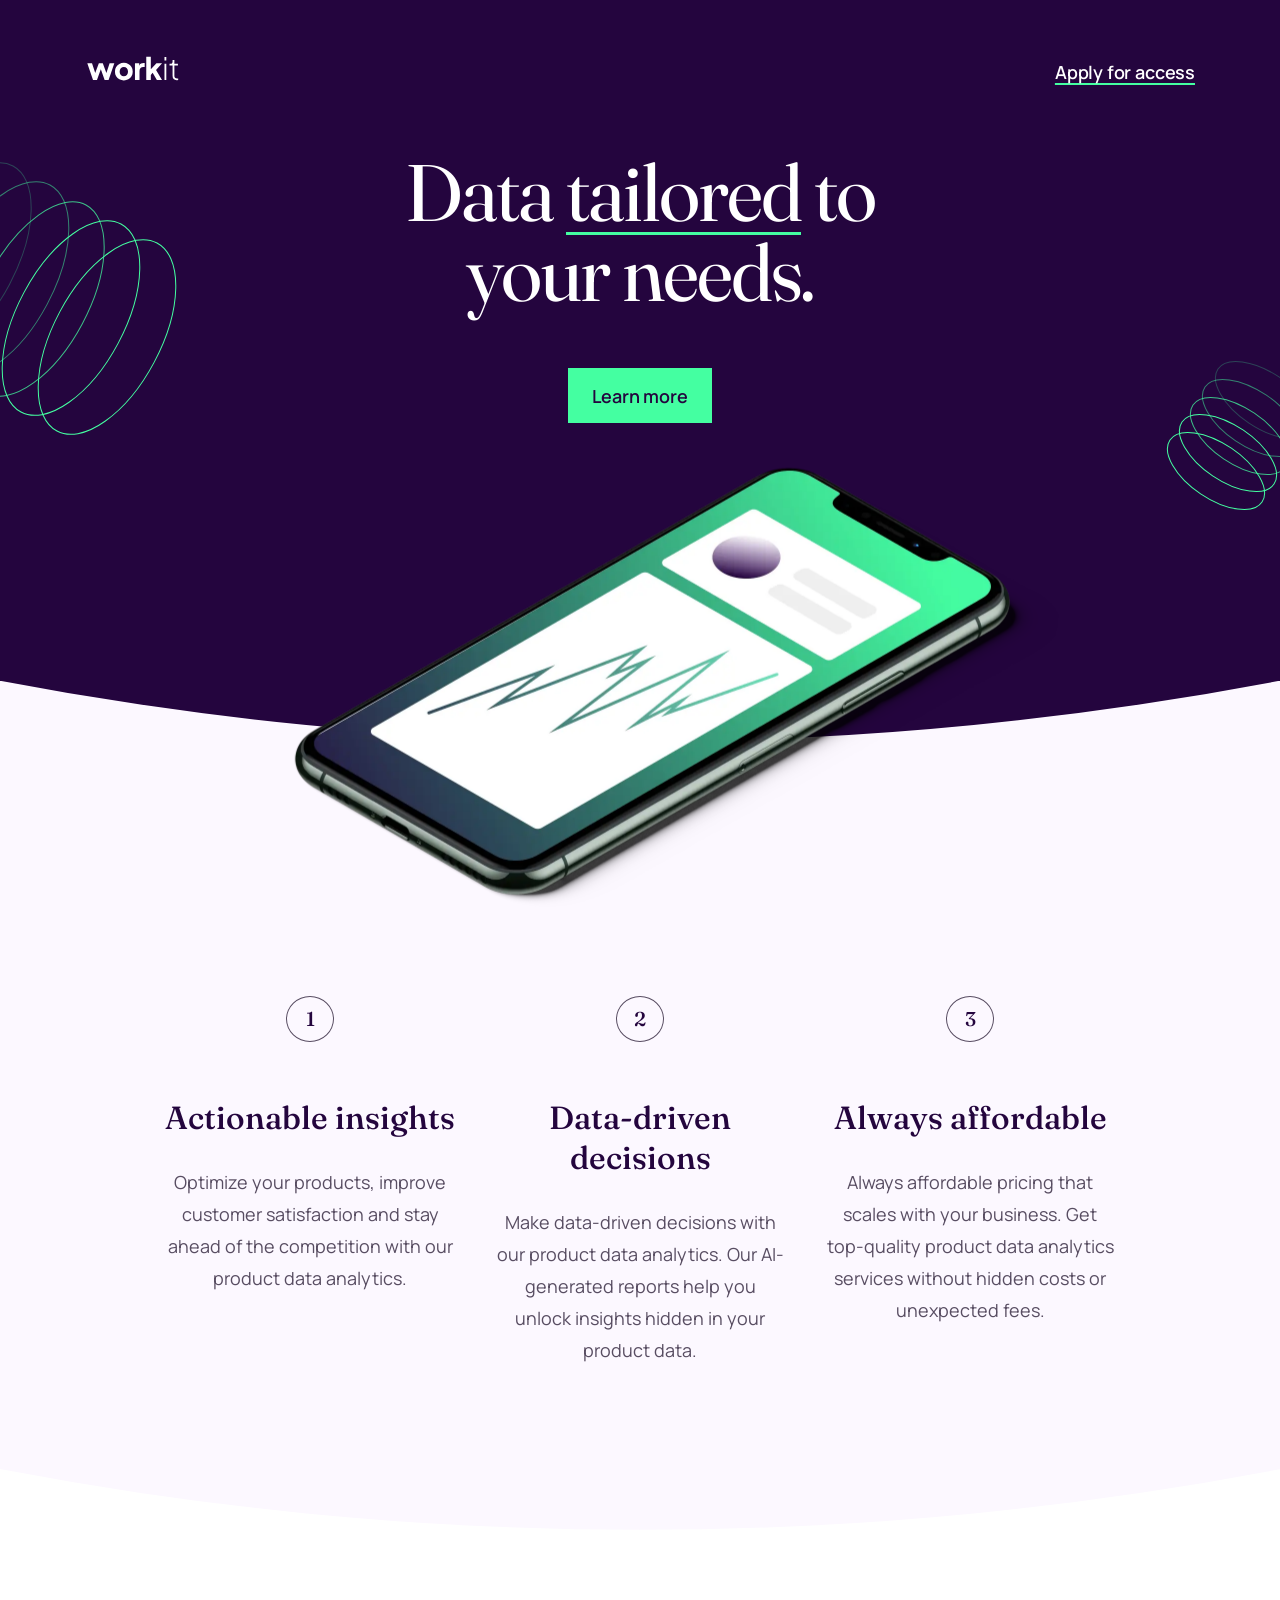
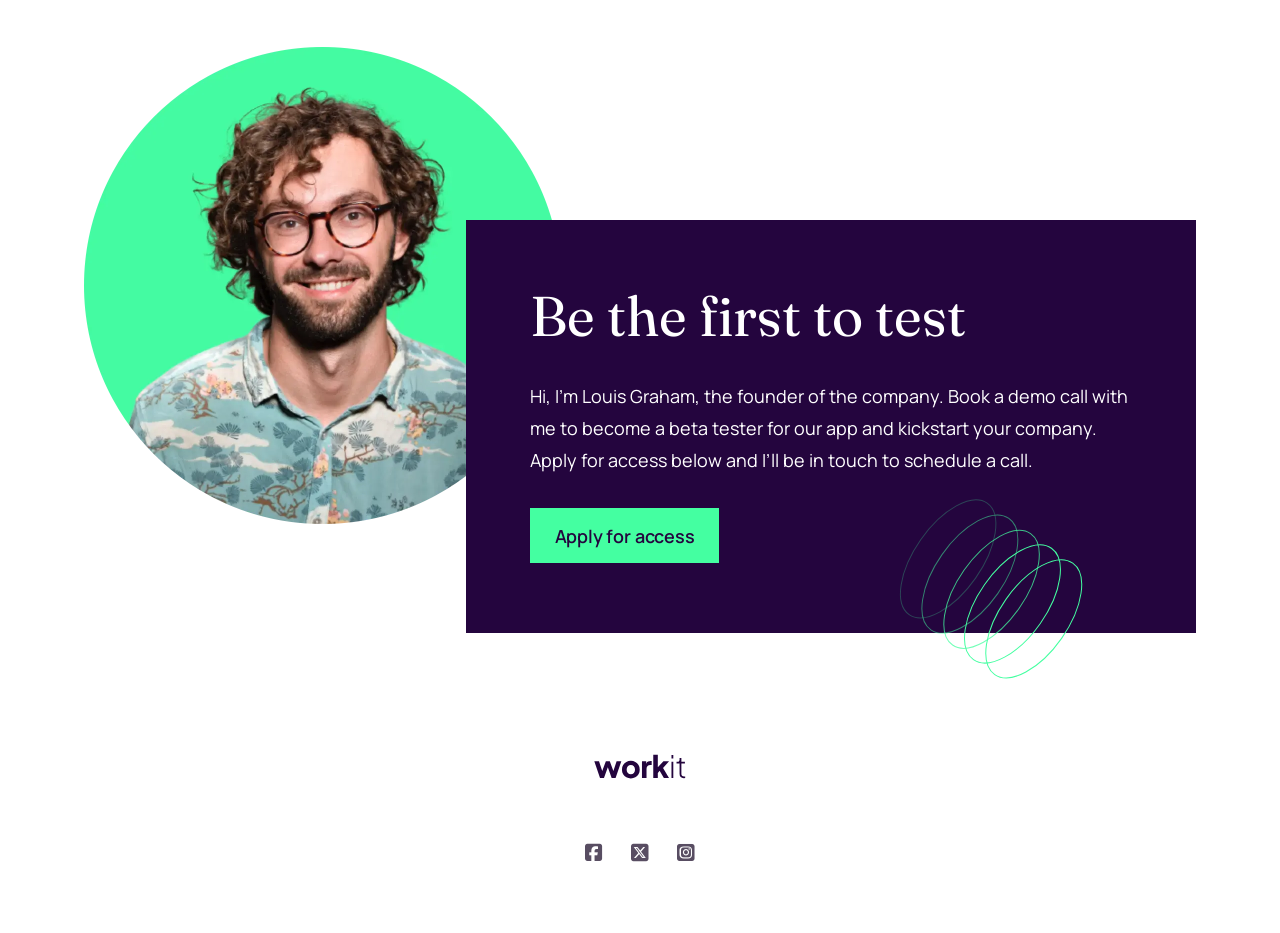
<file: index.html>
<!DOCTYPE html>
<html lang="en">
<head>
  <meta charset="UTF-8">
  <meta name="viewport" content="width=device-width, initial-scale=1.0">

  <link rel="icon" type="image/png" sizes="32x32" href="./assets/images/favicon-32x32.png">
  
  <link rel="preconnect" href="https://fonts.googleapis.com">
  <link rel="preconnect" href="https://fonts.gstatic.com" crossorigin>
  <link href="https://fonts.googleapis.com/css2?family=Fraunces:ital,opsz,wght@0,9..144,100..900;1,9..144,100..900&family=Manrope:wght@200..800&display=swap" rel="stylesheet">
  
  <link rel="stylesheet" href="https://cdnjs.cloudflare.com/ajax/libs/font-awesome/6.5.2/css/all.min.css" integrity="sha512-SnH5WK+bZxgPHs44uWIX+LLJAJ9/2PkPKZ5QiAj6Ta86w+fsb2TkcmfRyVX3pBnMFcV7oQPJkl9QevSCWr3W6A==" crossorigin="anonymous" referrerpolicy="no-referrer" />
  
  <link rel="stylesheet" href="./index.css">
  
  <title>Frontend Mentor | Workit landing page</title>
</head>
<body>
  <section class="section section-1 bg-dark-purple">
    <nav>
      <img class="home-logo" alt="workit logo" src="./assets/images/logo-light.svg" />
      <button class="button button-secondary">Apply for access</button>
    </nav>
    <div class="hero">
      <h1 class="heading-l">Data <span class="underline">tailored</span> to<br  /> your needs.</h1>
      <button class="button button-primary">Learn more</button>
    </div>
  </section>
  <section class="section section-2 bg-ghost-white">
    <img class="hero-image" alt="phone" src="./assets/images/image-hero.webp" />
    <div class="features">
      <div class="features-item">
        <p class="features-number dark-purple">1</p>
        <div class="features-content">
          <h2 class="heading-s">Actionable insights</h2>
          <p> Optimize your products, improve customer satisfaction and stay ahead of the competition with our product data analytics.</p>
        </div>
      </div>
      <div class="features-item">
        <p class="features-number dark-purple">2</p>
        <div class="features-content">
          <h2 class="heading-s">Data-driven decisions</h2>
          <p>Make data-driven decisions with our product data analytics. Our AI-generated reports help you unlock insights hidden in your product data.</p>
        </div>
      </div>
      <div class="features-item">
        <p class="features-number dark-purple">3</p>
        <div class="features-content">
          <h2 class="heading-s">Always affordable</h2>
          <p>Always affordable pricing that scales with your business. Get top-quality product data analytics services without hidden costs or unexpected fees.</p>
        </div>
      </div>
    </div>
  </section>
  <section class="section section-3">
    <div class="wrapper">
      <img class="founder" alt="founder" src="./assets/images/image-founder.webp"/>
      <div class="call-to-action bg-dark-purple white">
        <h2 class="heading-m">Be the first to test</h2>
        <p> Hi, I'm Louis Graham, the founder of the company. Book a demo call with me to become a beta tester for our app and kickstart your company. Apply for access below and I’ll be in touch to schedule a call.</p>
        <button class="button button-primary">Apply for access</button>
      </div>
    </div>
  </section>
  <section class="section section-4">
    <img class="bottom-logo" alt="workit logo" src="./assets/images/logo-dark.svg"/>
    <div class="social-links">
      <a><i class="fa-brands fa-square-facebook"></i></a>
      <a><i class="fa-brands fa-square-x-twitter"></i></a>
      <a><i class="fa-brands fa-square-instagram"></i></a>
    </div>
  </section>
</body>
</html>
</file>
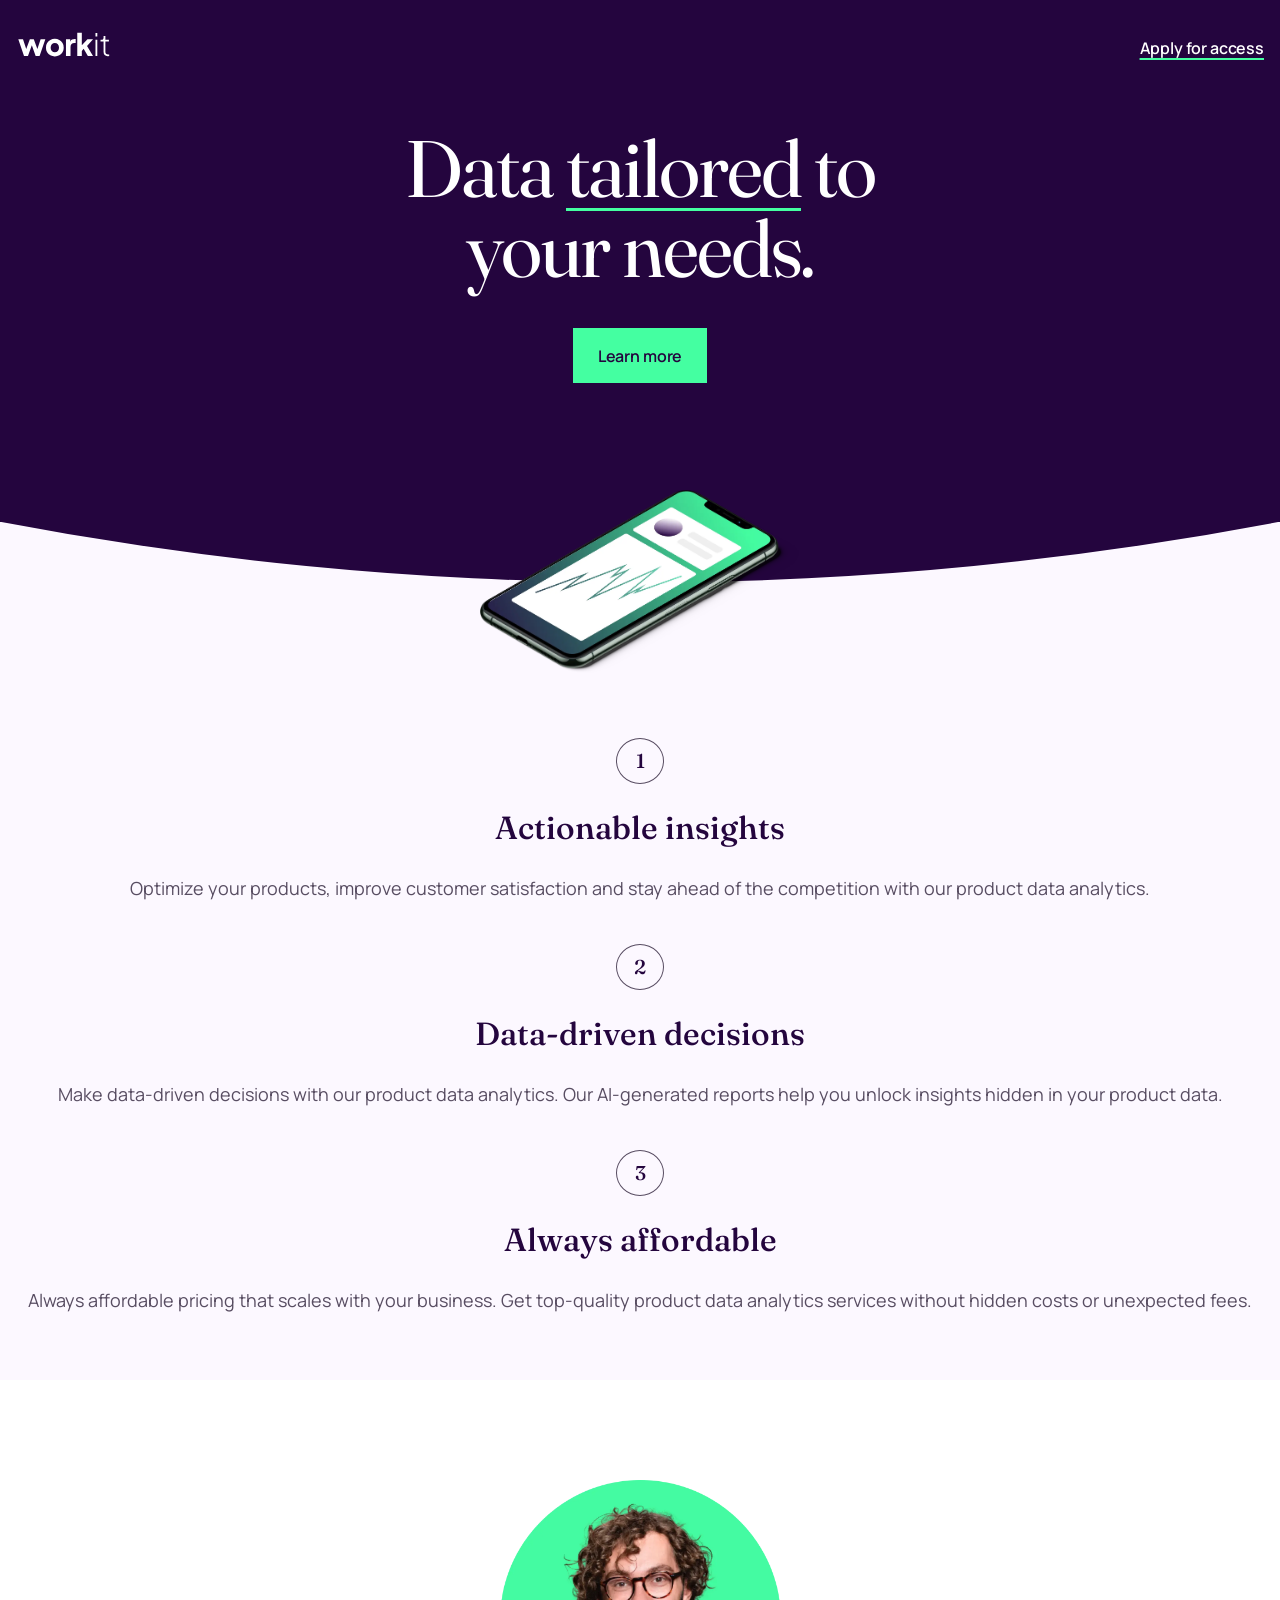
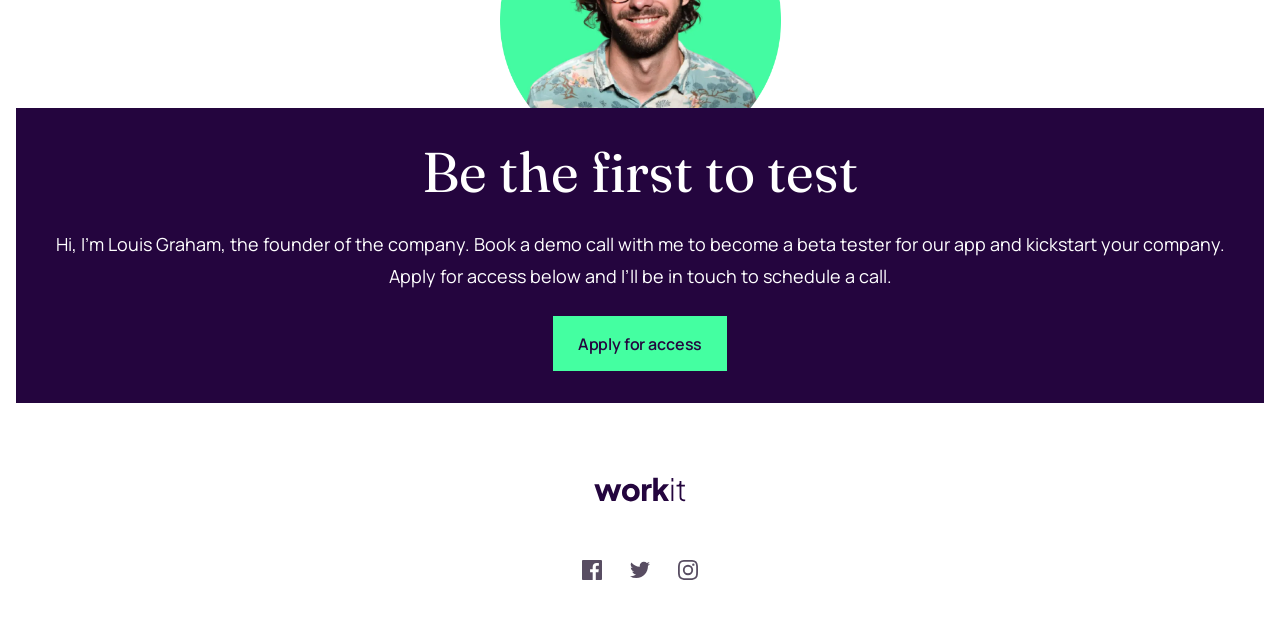
<file: starter-code/index.html>
<!DOCTYPE html>
<html lang="en">
<head>
  <meta charset="UTF-8">
  <meta name="viewport" content="width=device-width, initial-scale=1.0">

  <link rel="icon" type="image/png" sizes="32x32" href="./assets/images/favicon-32x32.png">
  
  <link rel="preconnect" href="https://fonts.googleapis.com">
  <link rel="preconnect" href="https://fonts.gstatic.com" crossorigin>
  <link href="https://fonts.googleapis.com/css2?family=Fraunces:ital,opsz,wght@0,9..144,100..900;1,9..144,100..900&family=Manrope:wght@200..800&display=swap" rel="stylesheet">
  
  <link rel="stylesheet" href="./index.css">
  
  <title>Frontend Mentor | Workit landing page</title>
</head>
<body>
  <section class="section section-1 bg-dark-purple">
    <nav>
      <img class="home-logo" alt="workit logo" src="./assets/images/logo-light.svg" />
      <button class="button button-secondary">Apply for access</button>
    </nav>
    <div class="hero">
      <h1 class="heading-l">Data <span class="underline">tailored</span> to<br  /> your needs.</h1>
      <button class="button button-primary">Learn more</button>
    </div>
  </section>
  <section class="section section-2 bg-ghost-white">
    <img class="hero-image" alt="phone" src="./assets/images/image-hero.webp" />
    <div class="features">
      <div class="features-item">
        <p class="features-number dark-purple">1</p>
        <div class="features-content">
          <h2 class="heading-s">Actionable insights</h2>
          <p> Optimize your products, improve customer satisfaction and stay ahead of the competition with our product data analytics.</p>
        </div>
      </div>
      <div class="features-item">
        <p class="features-number dark-purple">2</p>
        <div class="features-content">
          <h2 class="heading-s">Data-driven decisions</h2>
          <p>Make data-driven decisions with our product data analytics. Our AI-generated reports help you unlock insights hidden in your product data.</p>
        </div>
      </div>
      <div class="features-item">
        <p class="features-number dark-purple">3</p>
        <div class="features-content">
          <h2 class="heading-s">Always affordable</h2>
          <p>Always affordable pricing that scales with your business. Get top-quality product data analytics services without hidden costs or unexpected fees.</p>
        </div>
      </div>
    </div>
  </section>
  <section class="section section-3">
    <img class="founder" alt="founder" src="./assets/images/image-founder.webp"/>
    <div class="call-to-action bg-dark-purple white">
      <h2 class="heading-m">Be the first to test</h2>
      <p> Hi, I'm Louis Graham, the founder of the company. Book a demo call with me to become a beta tester for our app and kickstart your company. Apply for access below and I’ll be in touch to schedule a call.</p>
      <button class="button button-primary">Apply for access</button>
    </div>
  </section>
  <section class="section section-4">
    <img class="bottom-logo" alt="workit logo" src="./assets/images/logo-dark.svg"/>
    <div class="social-links">
      <img alt="facebook logo" src="./assets/images/icon-facebook.svg"/>
      <img alt="twitter logo" src="./assets/images/icon-twitter.svg" />
      <img alt="instagram logo" src="./assets/images/icon-instagram.svg"/>
    </div>
  </section>
</body>
</html>
</file>
<file: index.css>
/* Reset */
* {
	box-sizing: border-box;
	margin: 0;
	padding: 0;
	border: none;
}

/* Colors */
:root {
	--Dark-purple: #24053e;
	--Davys-grey: #584d62;
	--Eucalyptus: #44ffa1;
	--Ghost-white: #fcf8ff;
	--White: #fff;
}
.dark-purple {
	color: var(--Dark-purple);
}
.bg-dark-purple {
	background-color: var(--Dark-purple);
}
.davys-grey {
	color: var(--Davys-grey);
}
.bg-davys-grey {
	background-color: var(--Davys-grey);
}
.eucalpytus {
	color: var(--Eucalyptus);
}
.bg-eucalyptus {
	background-color: var(--Eucalyptus);
}
.ghost-white {
	color: var(--Ghost-white);
}
.bg-ghost-white {
	background-color: var(--Ghost-white);
}
.white {
	color: var(--White);
}
.bg-white {
	background-color: var(--White)
}

/* Typography */
body {
	font-family: "Manrope", sans-serif;
	font-size: 16px;
	line-height: 28px;
}

.heading-l {
	font-family: "Fraunces", serif;
	font-size: 50px;
	line-height: 50px;
	letter-spacing: -2px;
	font-weight: 400;
	color: var(--White);
}
.heading-m {
	font-family: "Fraunces", serif;
	font-size: 32px;
	line-height: 48px;
	font-weight: 400;
}
.heading-s {
	font-family: "Fraunces", serif;
	font-size: 28px;
	line-height: 36px;
	font-weight: 500;
	color: var(--Dark-purple);
}

@media (min-width: 768px) {
	.heading-l {
		font-size: 60px;
		line-height: 60px;
	}
	.heading-m {
		font-size: 48px;
		line-height: 56px;
	}
}
@media (min-width: 1024px) {
	body {
		font-size: 18px;
		line-height: 32px;
	}
	.heading-l {
		font-size: 80px;
		line-height: 80px;
	}
	.heading-m {
		font-size: 56px;
		line-height: 64px;
	}
	.heading-s {
		font-size: 32px;
		line-height: 40px;
	}
	.button {
		font-size: 18px;
		line-height: 32px;
		letter-spacing: -0.18px;
	}
}

/* Buttons */
.button {
	font-weight: 600;
	font-family: "Manrope", sans-serif;
	letter-spacing: -0.16px;
	font-size: 16px;
	line-height: 32px;
	transition: 0.1s ease;
	cursor: pointer;
}

.button-primary {
	color: var(--Dark-purple);
	background-color: var(--Eucalyptus);
	border: 2px solid var(--Eucalyptus);
	padding: 9.5px 22.58px;
}
.button-primary:hover {
	color: var(--Eucalyptus);
	background-color: rgba(255, 255, 255, 0);
}

.button-secondary {
	color: var(--White);
	background-color: rgba(255, 255, 255, 0);
	text-decoration: underline 2px var(--Eucalyptus);
	text-underline-offset: 4px;
}
.button-secondary:hover {
	color: var(--Eucalyptus);
}
@media screen and (min-width: 1024px) {
	.button {
		font-size: 18px;
		letter-spacing: -0.18px;
	}
}
/* Misc Utility */
.underline {
	text-decoration: underline 3px var(--Eucalyptus);
	text-underline-offset: 11px;
}
.curved-bottom {
	height: 4.72vw;
	clip-path: ellipse(266vw 266vw at 50% calc(100% - 266vw));
}

/* Layout */
.section {
	position: relative;
}
.section-1 {
	text-align: center;
	display: flex;
	flex-direction: column;
	align-items: center;
	padding: 32px 16px 139px 16px;
	gap: 64px;
}


nav {
	width: 100%;
	display: flex;
	justify-content: space-between;
}
.home-logo {
	width: 95.76px;
	height: 24.61px;
}
.hero {
	display: flex;
	flex-direction: column;
	gap: 40px;
	align-items: center;
}

.hero-image {
	width: 320px;
	height: 184px;
	position: absolute;
	left: 50%;
	transform: translate(-50%, -50%);
	z-index: 1;
}
@media screen and (min-width: 768px) {
	.section-1 {
		padding: 32px 39px 167px 39px;
		background-image: url('./assets/images/bg-pattern-1.svg'), url('./assets/images/bg-pattern-2.svg');
		background-repeat: no-repeat, no-repeat;
		background-position: -225px 90px, calc(100% + 95px) 255px;
	}
	.hero-image {
		width: 514px;
		height: 296px;
		transform: translate(-45%, -50%);
	}
}
@media screen and (min-width: 1024px) {
	.section-1 {
		padding-top: 56px;
		padding-bottom: 258px;
		background-position: -135px 140px, calc(100% + 47px) 345px;
	}
	nav {
		max-width: 1110px;
	}
	.hero {
		gap: 56px;
	}
	.hero-image {
		width: 767px;
		height: 441px;
		transform: translate(-45%, -62%);
	}
}

.section-2::before {
	content: '';
	display: block;
	height: 4.72vw;
	background-color: var(--Dark-purple);
	clip-path: ellipse(266vw 266vw at 50% calc(100% - 266vw));
}
.section-2 {
	color: var(--Davys-grey);
}

.features {
	display: flex;
	flex-direction: column;
	align-items: center;
	gap: 40px;
	padding: 156px 16px 54px 16px;
}
.features-item {
	display: flex;
	flex-direction: column;
	align-items: center;
	gap: 24px;
}
.features-number {
	width: 48px;
	min-width: 48px;
	height: 46px;
	display: flex;
	align-items: center;
	justify-content: center;
	font-family: "Fraunces", serif;
	font-size: 20px;
	line-height: 36px;
	font-weight: 500;
	border: 1px solid var(--Davys-grey);
	border-radius: 100%;
}
.features-content {
	display: flex;
	flex-direction: column;
	align-items: center;
	gap: 24px;
	text-align: center;
}
@media screen and (min-width: 768px) {
	.features {
		padding: 204px 97px 67px 97px;
	}
	.features-item {
		flex-direction: row;
		gap: 32px;
		width: 573px;
	}
	.features-content {
		text-align: left;
		align-items: flex-start;
		gap: 16px;
	}
}
@media screen and (min-width: 1024px) {
	.features {
		padding: 255px 165px 103px 165px;
		flex-direction: row;
		align-items: flex-start;
	}
	.features-item {
		flex-direction: column;
		gap: 56px;
	}
	.features-content {
		align-items: center;
		text-align: center;
		gap: 28px;
	}
	
}

.section-3::before {
	content: '';
	display: block;
	position: absolute;
	top: 0;
	height: 4.72vw;
	width: 100%;
	background-color: var(--Ghost-white);
	clip-path: ellipse(266vw 266vw at 50% calc(100% - 266vw));
}
.section-3 {
	position: relative;
	padding: 118px 16px 74px 16px;
	text-align: center;
	display: flex;
	flex-direction: column;
	align-items: center;
}
.section-3 .wrapper {
	display: flex;
	flex-direction: column;
	align-items: center;
}
.call-to-action {
	padding: 32px;
	display: flex;
	flex-direction: column;
	align-items: center;
	gap: 24px;
}

img.founder  {
	width: 281px;
	height: 281px;
	display: block;
	margin-bottom: -53px;
	position: relative;
	z-index: -1;
}
@media screen and (min-width: 768px) {
	.section-3 {
		padding: 118px 40px 80px 40px;
	}
	.section-3 .wrapper {
		position: relative;
		height: 526px;
		width: 689px;
	}
	
	img.founder {
		margin: 0px;
		position: absolute;
		top: 0px;
		left: 0px;
	}
	
	.call-to-action {
		padding: 48px 56px 56px 56px;
		position: absolute;
		bottom: 0px;
		right: 0px;
		align-items: flex-start;
		text-align: left;
		width: 514px;
		
	}
	.call-to-action::after {
		content: '';
		background-image: url(./assets/images/bg-pattern-3.svg);
		background-repeat: no-repeat;
		width: 202px;
		height: 196px;
		position: absolute;
		right: 30px;
		bottom: -98px;
	}
}
@media screen and (min-width: 1024px) {
	.section-3 {
		padding-top: 178px;
		padding-bottom: 121px;
	}
	.section-3 .wrapper {
		max-width: 1112px;
		width: 100%;
		height: 586px;
	}
	img.founder {
		width: 477px;
		height: 477px;
	}
	.call-to-action {
		width: 730px;
		height: 413px;
		padding: 64px;
		gap: 32px;
	}
	.call-to-action::after {
		right: 113px;
		bottom: -46px;
	}
}


.section-4 {
	display: flex;
	flex-direction: column;
	gap: 58px;
	align-items: center;
	margin-bottom: 64px;
}
.bottom-logo {
	width: 95.76px;
	height: 24.61px;
}
.social-links {
	display: flex;
	gap: 28px;
}
.social-links i {
	color: var(--Davys-grey);
	font-size: 20px;
	transition: 0.3s ease;
	cursor: pointer;
}
.social-links i:hover {
	color: var(--Dark-purple);
}
</file>
<file: starter-code/index.css>
/* Reset */
* {
	box-sizing: border-box;
	margin: 0;
	padding: 0;
	border: none;
}

/* Colors */
:root {
	--Dark-purple: #24053e;
	--Davys-grey: #584d62;
	--Eucalyptus: #44ffa1;
	--Ghost-white: #fcf8ff;
	--White: #fff;
}
.dark-purple {
	color: var(--Dark-purple);
}
.bg-dark-purple {
	background-color: var(--Dark-purple);
}
.davys-grey {
	color: var(--Davys-grey);
}
.bg-davys-grey {
	background-color: var(--Davys-grey);
}
.eucalpytus {
	color: var(--Eucalyptus);
}
.bg-eucalyptus {
	background-color: var(--Eucalyptus);
}
.ghost-white {
	color: var(--Ghost-white);
}
.bg-ghost-white {
	background-color: var(--Ghost-white);
}
.white {
	color: var(--White);
}
.bg-white {
	background-color: var(--White)
}

/* Typography */
body {
	font-family: "Manrope", sans-serif;
	font-size: 16px;
	line-height: 28px;
}

.heading-l {
	font-family: "Fraunces", serif;
	font-size: 50px;
	line-height: 50px;
	letter-spacing: -2px;
	font-weight: 400;
	color: var(--White);
}
.heading-m {
	font-family: "Fraunces", serif;
	font-size: 32px;
	line-height: 48px;
	font-weight: 400;
}
.heading-s {
	font-family: "Fraunces", serif;
	font-size: 28px;
	line-height: 36px;
	font-weight: 500;
	color: var(--Dark-purple);
}

@media (min-width: 768px) {
	.heading-l {
		font-size: 60px;
		line-height: 60px;
	}
	.heading-m {
		font-size: 48px;
		line-height: 56px;
	}
}
@media (min-width: 1024px) {
	body {
		font-size: 18px;
		line-height: 32px;
	}
	.heading-l {
		font-size: 80px;
		line-height: 80px;
	}
	.heading-m {
		font-size: 56px;
		line-height: 64px;
	}
	.heading-s {
		font-size: 32px;
		line-height: 40px;
	}
	.button {
		font-size: 18px;
		line-height: 32px;
		letter-spacing: -0.18px;
	}
}

/* Buttons */
.button {
	font-weight: 600;
	font-family: "Manrope", sans-serif;
	letter-spacing: -0.16px;
	font-size: 16px;
	line-height: 32px;
	transition: 0.1s ease;
	cursor: pointer;
}

.button-primary {
	color: var(--Dark-purple);
	background-color: var(--Eucalyptus);
	border: 2px solid var(--Eucalyptus);
	padding: 9.5px 22.58px;
}
.button-primary:hover {
	color: var(--Eucalyptus);
	background-color: rgba(255, 255, 255, 0);
}

.button-secondary {
	color: var(--White);
	background-color: rgba(255, 255, 255, 0);
	text-decoration: underline 2px var(--Eucalyptus);
	text-underline-offset: 4px;
}
.button-secondary:hover {
	color: var(--Eucalyptus);
}

/* Misc Utility */
.underline {
	text-decoration: underline 3px var(--Eucalyptus);
	text-underline-offset: 11px;
}
.curved-bottom {
	height: 4.72vw;
	clip-path: ellipse(266vw 266vw at 50% calc(100% - 266vw));
}

/* Layout */
.section {
	position: relative;
}
.section-1 {
	text-align: center;
	display: flex;
	flex-direction: column;
	align-items: center;
	padding: 32px 16px 139px 16px;
	gap: 64px;
}

nav {
	width: 100%;
	display: flex;
	justify-content: space-between;
}
.home-logo {
	width: 95.76px;
	height: 24.61px;
}
.hero {
	display: flex;
	flex-direction: column;
	gap: 40px;
	align-items: center;
}

.hero-image {
	width: 320px;
	height: 184px;
	position: absolute;
	left: 50%;
	transform: translate(-50%, -50%);
	z-index: 1;
}

.section-2::before {
	content: '';
	display: block;
	height: 4.72vw;
	background-color: var(--Dark-purple);
	clip-path: ellipse(266vw 266vw at 50% calc(100% - 266vw));
}
.section-2 {
	color: var(--Davys-grey);
}

.features {
	display: flex;
	flex-direction: column;
	gap: 40px;
	padding: 156px 16px 64px 16px;
}
.features-item {
	display: flex;
	flex-direction: column;
	align-items: center;
	gap: 24px;
}
.features-number {
	width: 48px;
	height: 46px;
	display: flex;
	align-items: center;
	justify-content: center;
	font-family: "Fraunces", serif;
	font-size: 20px;
	line-height: 36px;
	font-weight: 500;
	border: 1px solid var(--Davys-grey);
	border-radius: 100%;
}
.features-content {
	display: flex;
	flex-direction: column;
	align-items: center;
	gap: 24px;
	text-align: center;
}

.section-3 {
	margin-top: 100px;
	margin-bottom: 74px;
	padding: 0px 16px;
	text-align: center;
	display: flex;
	flex-direction: column;
	align-items: center;
}
.call-to-action {
	padding: 32px;
	display: flex;
	flex-direction: column;
	align-items: center;
	gap: 24px;
}

img.founder  {
	width: 281px;
	height: 281px;
	display: block;
	margin-bottom: -53px;
}

.section-4 {
	display: flex;
	flex-direction: column;
	gap: 58px;
	align-items: center;
	margin-bottom: 64px;
}
.bottom-logo {
	width: 95.76px;
	height: 24.61px;
}
.social-links {
	display: flex;
	gap: 28px;
}
.social-links img {
	height: 20px;
	width: 20px;
}
</file>
